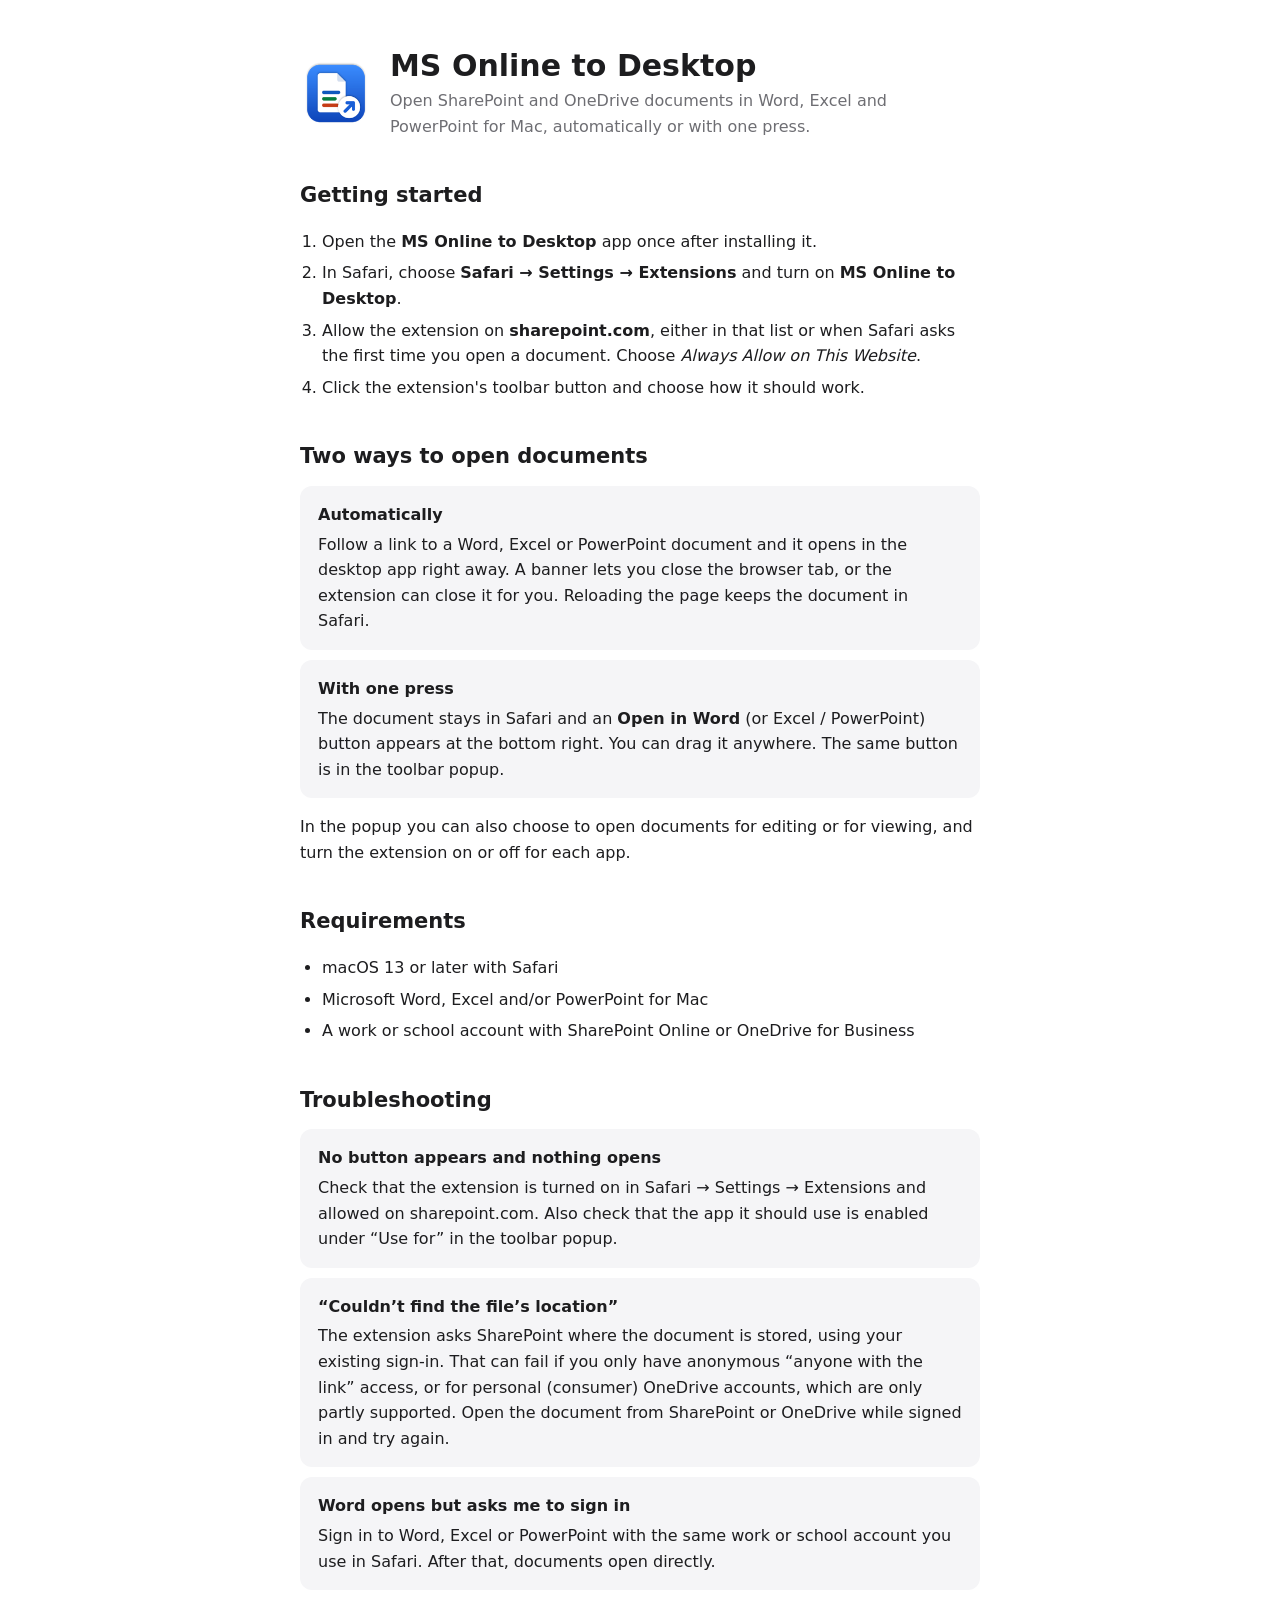
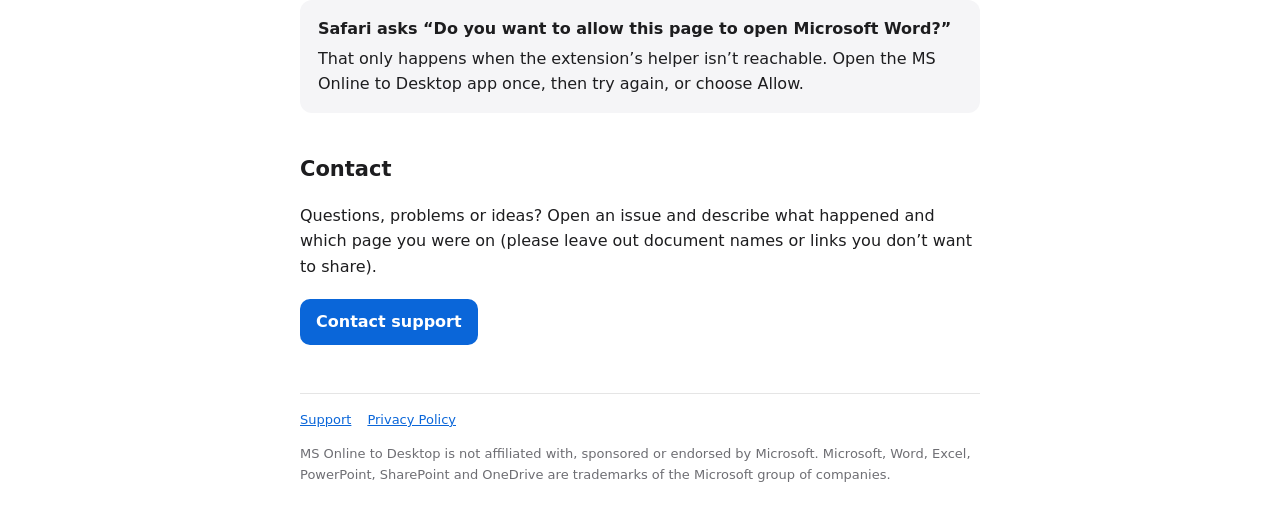
<file: index.html>
<!DOCTYPE html>
<html lang="en">
<head>
    <meta charset="utf-8">
    <meta name="viewport" content="width=device-width, initial-scale=1">
    <title>MS Online to Desktop — Support</title>
    <meta name="description" content="Support for MS Online to Desktop, the Safari extension that opens SharePoint and OneDrive documents in Word, Excel and PowerPoint for Mac.">
    <link rel="icon" href="icon.png">
    <link rel="stylesheet" href="style.css">
</head>
<body>
<main>
    <header>
        <img src="icon.png" alt="">
        <div>
            <h1>MS Online to Desktop</h1>
            <p class="tagline">Open SharePoint and OneDrive documents in Word, Excel and PowerPoint for Mac, automatically or with one press.</p>
        </div>
    </header>

    <h2>Getting started</h2>
    <ol>
        <li>Open the <strong>MS Online to Desktop</strong> app once after installing it.</li>
        <li>In Safari, choose <strong>Safari → Settings → Extensions</strong> and turn on <strong>MS Online to Desktop</strong>.</li>
        <li>Allow the extension on <strong>sharepoint.com</strong>, either in that list or when Safari asks the first time you open a document. Choose <em>Always Allow on This Website</em>.</li>
        <li>Click the extension's toolbar button and choose how it should work.</li>
    </ol>

    <h2>Two ways to open documents</h2>
    <div class="card">
        <h3>Automatically</h3>
        <p>Follow a link to a Word, Excel or PowerPoint document and it opens in the desktop app right away. A banner lets you close the browser tab, or the extension can close it for you. Reloading the page keeps the document in Safari.</p>
    </div>
    <div class="card">
        <h3>With one press</h3>
        <p>The document stays in Safari and an <strong>Open in Word</strong> (or Excel / PowerPoint) button appears at the bottom right. You can drag it anywhere. The same button is in the toolbar popup.</p>
    </div>
    <p>In the popup you can also choose to open documents for editing or for viewing, and turn the extension on or off for each app.</p>

    <h2>Requirements</h2>
    <ul>
        <li>macOS 13 or later with Safari</li>
        <li>Microsoft Word, Excel and/or PowerPoint for Mac</li>
        <li>A work or school account with SharePoint Online or OneDrive for Business</li>
    </ul>

    <h2>Troubleshooting</h2>
    <div class="card">
        <h3>No button appears and nothing opens</h3>
        <p>Check that the extension is turned on in Safari → Settings → Extensions and allowed on sharepoint.com. Also check that the app it should use is enabled under “Use for” in the toolbar popup.</p>
    </div>
    <div class="card">
        <h3>“Couldn’t find the file’s location”</h3>
        <p>The extension asks SharePoint where the document is stored, using your existing sign-in. That can fail if you only have anonymous “anyone with the link” access, or for personal (consumer) OneDrive accounts, which are only partly supported. Open the document from SharePoint or OneDrive while signed in and try again.</p>
    </div>
    <div class="card">
        <h3>Word opens but asks me to sign in</h3>
        <p>Sign in to Word, Excel or PowerPoint with the same work or school account you use in Safari. After that, documents open directly.</p>
    </div>
    <div class="card">
        <h3>Safari asks “Do you want to allow this page to open Microsoft Word?”</h3>
        <p>That only happens when the extension’s helper isn’t reachable. Open the MS Online to Desktop app once, then try again, or choose Allow.</p>
    </div>

    <h2>Contact</h2>
    <p>Questions, problems or ideas? Open an issue and describe what happened and which page you were on (please leave out document names or links you don’t want to share).</p>
    <a class="contact" href="https://github.com/Jopetersson/online-to-desktop/issues/new">Contact support</a>

    <footer>
        <nav><a href="./">Support</a><a href="privacy.html">Privacy Policy</a></nav>
        <p>MS Online to Desktop is not affiliated with, sponsored or endorsed by Microsoft. Microsoft, Word, Excel, PowerPoint, SharePoint and OneDrive are trademarks of the Microsoft group of companies.</p>
    </footer>
</main>
</body>
</html>
</file>
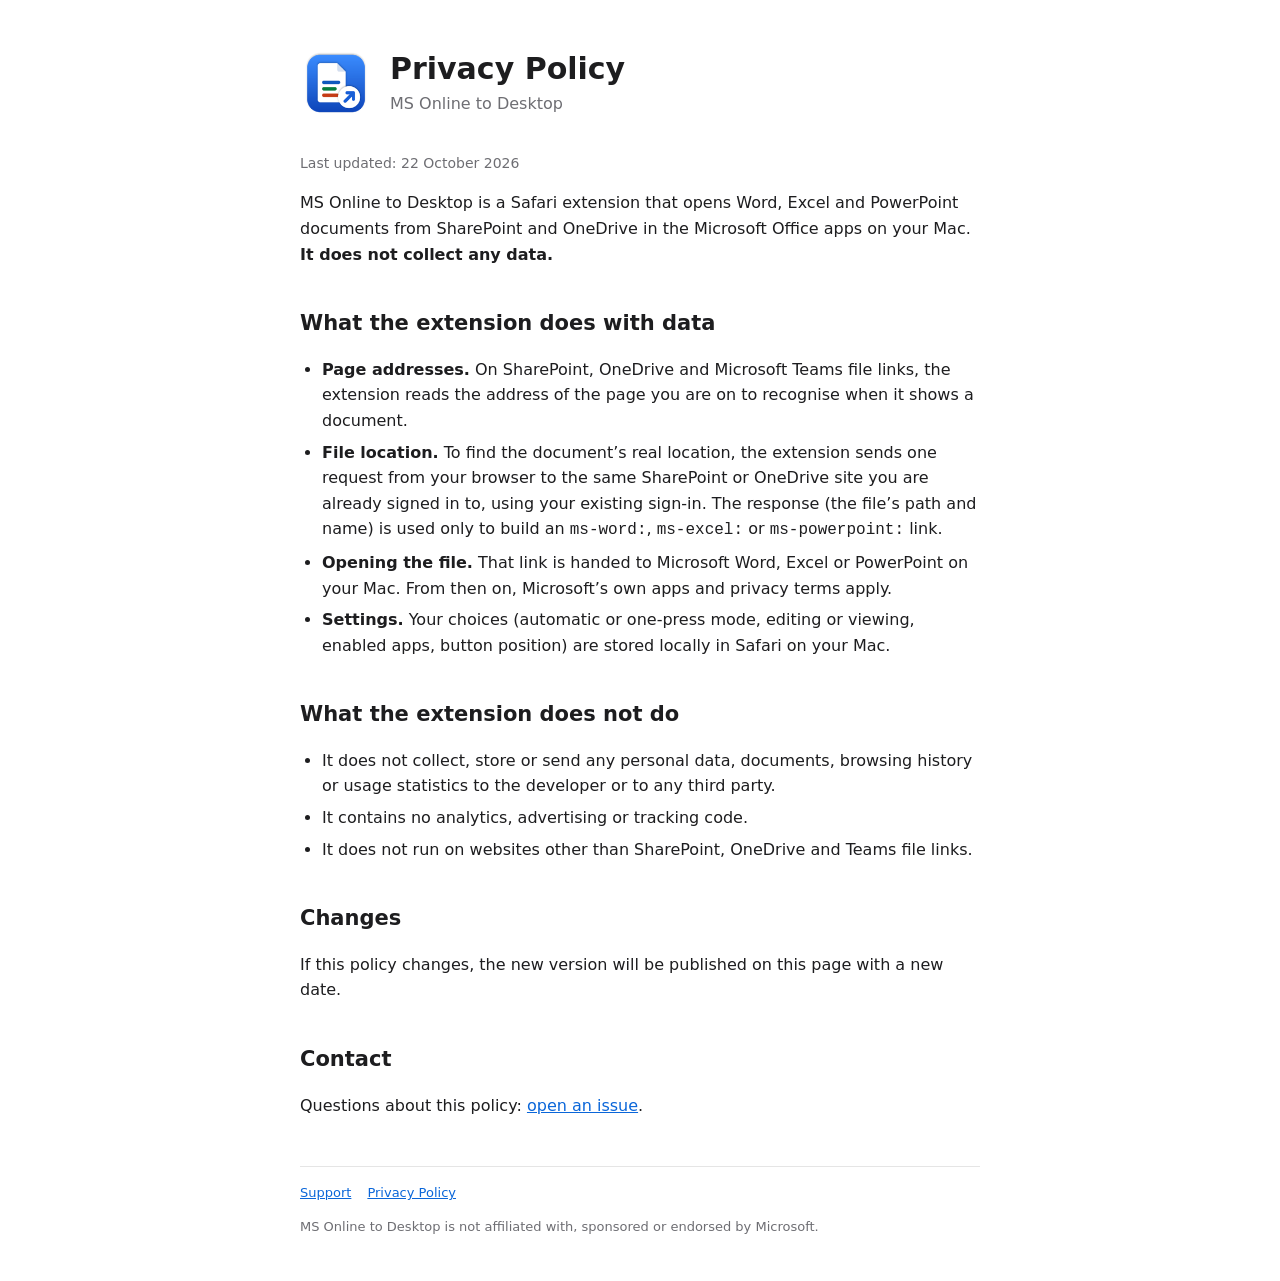
<file: privacy.html>
<!DOCTYPE html>
<html lang="en">
<head>
    <meta charset="utf-8">
    <meta name="viewport" content="width=device-width, initial-scale=1">
    <title>MS Online to Desktop — Privacy Policy</title>
    <meta name="description" content="Privacy policy for MS Online to Desktop. The extension collects no data.">
    <link rel="icon" href="icon.png">
    <link rel="stylesheet" href="style.css">
</head>
<body>
<main>
    <header>
        <img src="icon.png" alt="">
        <div>
            <h1>Privacy Policy</h1>
            <p class="tagline">MS Online to Desktop</p>
        </div>
    </header>

    <p class="updated">Last updated: 22 October 2026</p>

    <p>MS Online to Desktop is a Safari extension that opens Word, Excel and PowerPoint documents from SharePoint and OneDrive in the Microsoft Office apps on your Mac. <strong>It does not collect any data.</strong></p>

    <h2>What the extension does with data</h2>
    <ul>
        <li><strong>Page addresses.</strong> On SharePoint, OneDrive and Microsoft Teams file links, the extension reads the address of the page you are on to recognise when it shows a document.</li>
        <li><strong>File location.</strong> To find the document’s real location, the extension sends one request from your browser to the same SharePoint or OneDrive site you are already signed in to, using your existing sign-in. The response (the file’s path and name) is used only to build an <code>ms-word:</code>, <code>ms-excel:</code> or <code>ms-powerpoint:</code> link.</li>
        <li><strong>Opening the file.</strong> That link is handed to Microsoft Word, Excel or PowerPoint on your Mac. From then on, Microsoft’s own apps and privacy terms apply.</li>
        <li><strong>Settings.</strong> Your choices (automatic or one-press mode, editing or viewing, enabled apps, button position) are stored locally in Safari on your Mac.</li>
    </ul>

    <h2>What the extension does not do</h2>
    <ul>
        <li>It does not collect, store or send any personal data, documents, browsing history or usage statistics to the developer or to any third party.</li>
        <li>It contains no analytics, advertising or tracking code.</li>
        <li>It does not run on websites other than SharePoint, OneDrive and Teams file links.</li>
    </ul>

    <h2>Changes</h2>
    <p>If this policy changes, the new version will be published on this page with a new date.</p>

    <h2>Contact</h2>
    <p>Questions about this policy: <a href="https://github.com/Jopetersson/online-to-desktop/issues/new">open an issue</a>.</p>

    <footer>
        <nav><a href="./">Support</a><a href="privacy.html">Privacy Policy</a></nav>
        <p>MS Online to Desktop is not affiliated with, sponsored or endorsed by Microsoft.</p>
    </footer>
</main>
</body>
</html>
</file>
<file: style.css>
:root {
    color-scheme: light dark;

    --text: #1d1d1f;
    --muted: #6e6e73;
    --bg: #ffffff;
    --card: #f5f5f7;
    --line: rgba(0, 0, 0, 0.1);
    --accent: #0a66d9;
}

@media (prefers-color-scheme: dark) {
    :root {
        --text: #f5f5f7;
        --muted: #a1a1a6;
        --bg: #161618;
        --card: #232326;
        --line: rgba(255, 255, 255, 0.12);
        --accent: #4c9bff;
    }
}

* {
    box-sizing: border-box;
}

body {
    margin: 0;
    background: var(--bg);
    color: var(--text);
    font: 16px/1.6 -apple-system, BlinkMacSystemFont, "Segoe UI", system-ui, sans-serif;
}

main {
    max-width: 720px;
    margin: 0 auto;
    padding: 48px 20px 32px;
}

a {
    color: var(--accent);
}

header {
    display: flex;
    align-items: center;
    gap: 18px;
    margin-bottom: 32px;
}

header img {
    flex: none;
    width: 72px;
    height: 72px;
}

h1 {
    margin: 0;
    font-size: 30px;
    line-height: 1.2;
}

.tagline {
    margin: 4px 0 0;
    color: var(--muted);
}

h2 {
    margin: 40px 0 12px;
    font-size: 21px;
}

h3 {
    margin: 0 0 4px;
    font-size: 16px;
}

ol,
ul {
    padding-left: 22px;
}

li + li {
    margin-top: 6px;
}

.card {
    padding: 16px 18px;
    border-radius: 12px;
    background: var(--card);
}

.card + .card {
    margin-top: 10px;
}

.card p {
    margin: 0;
}

.contact {
    display: inline-block;
    margin-top: 4px;
    padding: 10px 16px;
    border-radius: 10px;
    background: var(--accent);
    color: #fff;
    font-weight: 600;
    text-decoration: none;
}

.updated {
    color: var(--muted);
    font-size: 14px;
}

footer {
    margin-top: 48px;
    padding-top: 16px;
    border-top: 1px solid var(--line);
    color: var(--muted);
    font-size: 13px;
}

footer nav {
    margin-bottom: 8px;
}

footer nav a + a {
    margin-left: 16px;
}

@media (max-width: 480px) {
    main {
        padding-top: 32px;
    }

    header {
        align-items: flex-start;
    }

    header img {
        width: 56px;
        height: 56px;
    }

    h1 {
        font-size: 24px;
    }
}
</file>
